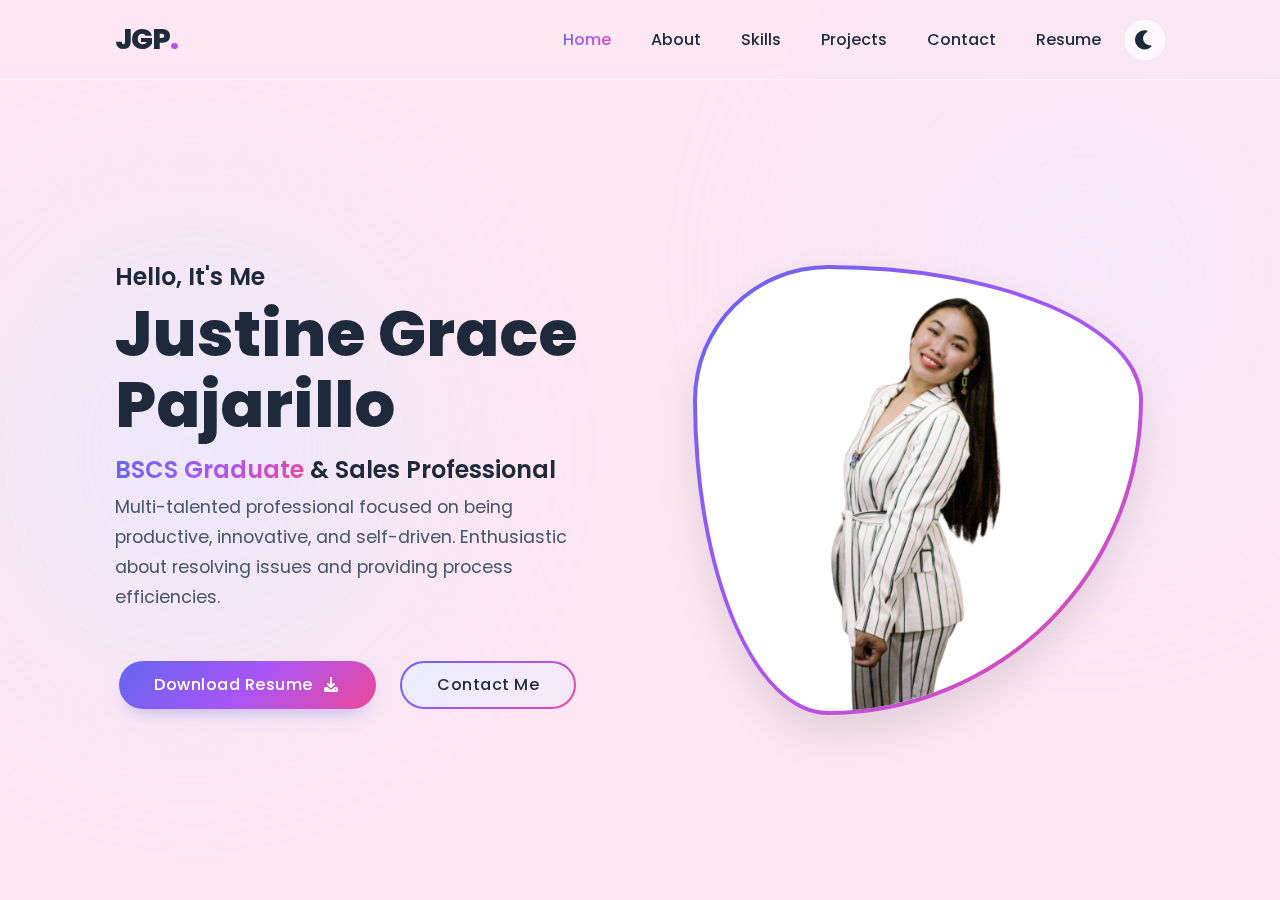
<file: PAJARILLO_JustineGrace_P/index.html>
<!DOCTYPE html>
<html lang="en">
  <head>
    <meta charset="UTF-8" />
    <meta name="viewport" content="width=device-width, initial-scale=1.0" />
    <title>Justine Grace Pajarillo | Portfolio</title>

    <link rel="stylesheet" href="assets/fontawesome/css/all.min.css" />

    <link rel="stylesheet" href="assets/styles/style.css" />
  </head>
  <body>
    <div class="background-blobs"></div>
    <script>
      (function () {
        if (localStorage.getItem("theme") === "dark") {
          document.body.classList.add("dark-mode");
        }
      })();
    </script>

    <header>
      <a href="index.html" class="logo">JGP<span>.</span></a>
      <div class="header-icons">
        <nav class="navbar">
          <a href="index.html" class="active">Home</a>
          <a href="about.html">About</a>
          <a href="skills.html">Skills</a>
          <a href="projects.html">Projects</a>
          <a href="contact.html">Contact</a>
          <a href="files/resume.pdf" target="_blank" id="resume-btn">Resume</a>
        </nav>
        <div id="theme-toggle"><i class="fas fa-moon"></i></div>
        <div id="menu-icon"><i class="fas fa-bars"></i></div>
      </div>
    </header>

    <main>
      <section class="home">
        <div class="home-content reveal">
          <h3>Hello, It's Me</h3>
          <h1>Justine Grace Pajarillo</h1>
          <h3>
            <span class="highlight">BSCS Graduate</span> & Sales Professional
          </h3>
          <p>
            Multi-talented professional focused on being productive, innovative,
            and self-driven. Enthusiastic about resolving issues and providing
            process efficiencies.
          </p>
          <div style="display: flex; gap: 1rem; flex-wrap: wrap">
            <a href="files/resume.pdf" target="_blank" class="btn"
              >Download Resume <i class="fas fa-download"></i
            ></a>
            <a href="contact.html" class="btn btn-outline">Contact Me</a>
          </div>
        </div>

        <div class="home-img reveal">
          <img src="assets/images/profile.png" alt="Justine Grace Pajarillo" />
        </div>
      </section>
    </main>

    <script src="assets/javascript/script.js"></script>
  </body>
</html>
</file>
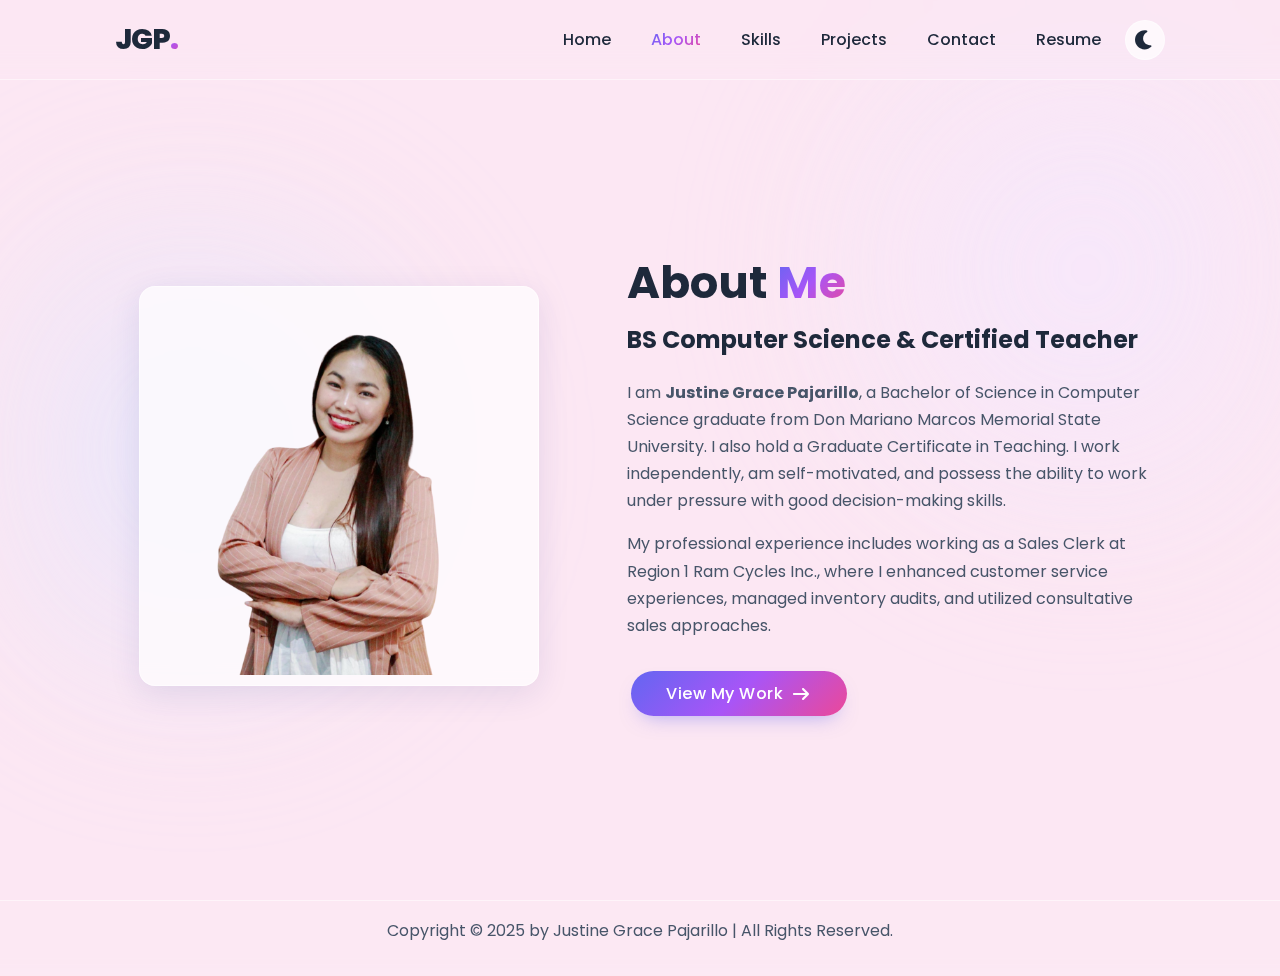
<file: PAJARILLO_JustineGrace_P/about.html>
<!DOCTYPE html>
<html lang="en">
  <head>
    <meta charset="UTF-8" />
    <meta name="viewport" content="width=device-width, initial-scale=1.0" />
    <title>About | Justine Grace Pajarillo</title>
    <link rel="stylesheet" href="assets/fontawesome/css/all.min.css" />

    <link rel="stylesheet" href="assets/styles/style.css" />
  </head>
  <body>
    <div class="background-blobs"></div>
    <script>
      (function () {
        if (localStorage.getItem("theme") === "dark") {
          document.body.classList.add("dark-mode");
        }
      })();
    </script>

    <header>
      <a href="index.html" class="logo">JGP<span>.</span></a>
      <div class="header-icons">
        <nav class="navbar">
          <a href="index.html">Home</a>
          <a href="about.html" class="active">About</a>
          <a href="skills.html">Skills</a>
          <a href="projects.html">Projects</a>
          <a href="contact.html">Contact</a>
          <a href="files/resume.pdf" target="_blank" id="resume-btn">Resume</a>
        </nav>
        <div id="theme-toggle"><i class="fas fa-moon"></i></div>
        <div id="menu-icon"><i class="fas fa-bars"></i></div>
      </div>
    </header>

    <main>
      <section class="about">
        <div class="about-img reveal">
          <img
            src="assets/images/profile-2.png"
            alt="Justine Grace Pajarillo"
          />
        </div>
        <div class="about-content reveal">
          <h2
            class="section-title"
            style="text-align: left; margin-bottom: 1rem"
          >
            About <span>Me</span>
          </h2>
          <h3 style="margin-bottom: 1.5rem; font-size: 1.5rem">
            BS Computer Science & Certified Teacher
          </h3>

          <p>
            I am <strong>Justine Grace Pajarillo</strong>, a Bachelor of Science
            in Computer Science graduate from Don Mariano Marcos Memorial State
            University. I also hold a Graduate Certificate in Teaching. I work
            independently, am self-motivated, and possess the ability to work
            under pressure with good decision-making skills.
          </p>

          <p>
            My professional experience includes working as a Sales Clerk at
            Region 1 Ram Cycles Inc., where I enhanced customer service
            experiences, managed inventory audits, and utilized consultative
            sales approaches.
          </p>

          <a href="projects.html" class="btn" style="margin-top: 1rem"
            >View My Work <i class="fas fa-arrow-right"></i
          ></a>
        </div>
      </section>
    </main>

    <footer>
      <p>
        Copyright &copy; 2025 by Justine Grace Pajarillo | All Rights Reserved.
      </p>
    </footer>

    <script src="assets/javascript/script.js"></script>
  </body>
</html>
</file>
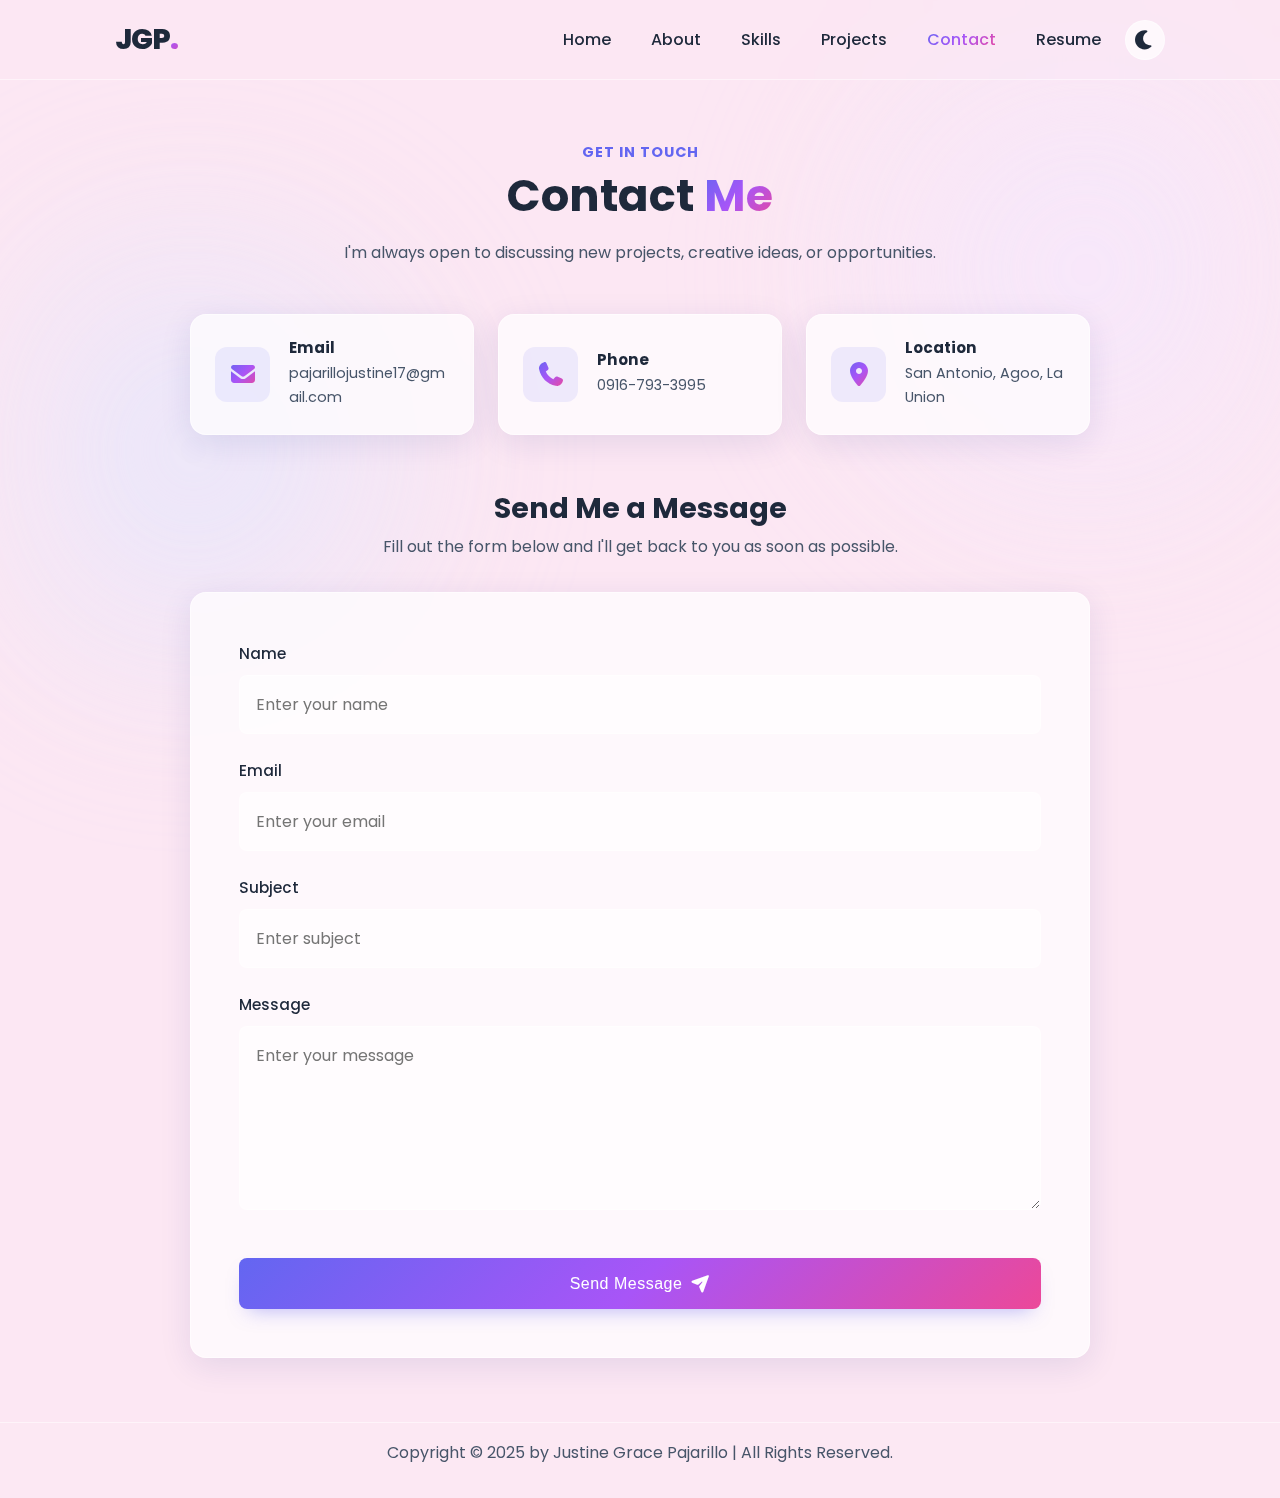
<file: PAJARILLO_JustineGrace_P/contact.html>
<!DOCTYPE html>
<html lang="en">
  <head>
    <meta charset="UTF-8" />
    <meta name="viewport" content="width=device-width, initial-scale=1.0" />
    <title>Contact | Justine Grace Pajarillo</title>
    <link rel="stylesheet" href="assets/fontawesome/css/all.min.css" />
    <link rel="stylesheet" href="assets/styles/style.css" />
  </head>
  <body>
    <div class="background-blobs"></div>

    <script>
      (function () {
        if (localStorage.getItem("theme") === "dark") {
          document.body.classList.add("dark-mode");
        }
      })();
    </script>

    <header>
      <a href="index.html" class="logo">JGP<span>.</span></a>
      <div class="header-icons">
        <nav class="navbar">
          <a href="index.html">Home</a>
          <a href="about.html">About</a>
          <a href="skills.html">Skills</a>
          <a href="projects.html">Projects</a>
          <a href="contact.html" class="active">Contact</a>
          <a href="files/resume.pdf" target="_blank" id="resume-btn">Resume</a>
        </nav>
        <div id="theme-toggle"><i class="fas fa-moon"></i></div>
        <div id="menu-icon"><i class="fas fa-bars"></i></div>
      </div>
    </header>

    <main>
      <section class="contact">
        <div class="contact-header reveal">
          <h4 class="sub-title">GET IN TOUCH</h4>
          <h2 class="section-title">Contact <span>Me</span></h2>
          <p class="section-desc">
            I'm always open to discussing new projects, creative ideas, or
            opportunities.
          </p>
        </div>

        <div class="contact-wrapper">
          <div class="contact-info-grid reveal">
            <div class="info-card">
              <div class="icon-box"><i class="fas fa-envelope"></i></div>
              <div class="info-content">
                <h4>Email</h4>
                <p>pajarillojustine17@gmail.com</p>
              </div>
            </div>

            <div class="info-card">
              <div class="icon-box"><i class="fas fa-phone"></i></div>
              <div class="info-content">
                <h4>Phone</h4>
                <p>0916-793-3995</p>
              </div>
            </div>

            <div class="info-card">
              <div class="icon-box"><i class="fas fa-map-marker-alt"></i></div>
              <div class="info-content">
                <h4>Location</h4>
                <p>San Antonio, Agoo, La Union</p>
              </div>
            </div>
          </div>

          <div class="form-section reveal">
            <div class="form-header">
              <h3>Send Me a Message</h3>
              <p>
                Fill out the form below and I'll get back to you as soon as
                possible.
              </p>
            </div>

            <form action="#" class="styled-form">
              <div class="form-group">
                <label for="name">Name</label>
                <input
                  type="text"
                  id="name"
                  placeholder="Enter your name"
                  required
                />
              </div>

              <div class="form-group">
                <label for="email">Email</label>
                <input
                  type="email"
                  id="email"
                  placeholder="Enter your email"
                  required
                />
              </div>

              <div class="form-group">
                <label for="subject">Subject</label>
                <input type="text" id="subject" placeholder="Enter subject" />
              </div>

              <div class="form-group">
                <label for="message">Message</label>
                <textarea
                  id="message"
                  rows="6"
                  placeholder="Enter your message"
                  required
                ></textarea>
              </div>

              <button type="submit" class="btn btn-full">
                Send Message <i class="fas fa-paper-plane"></i>
              </button>
            </form>
          </div>
        </div>
      </section>
    </main>

    <footer>
      <p>
        Copyright &copy; 2025 by Justine Grace Pajarillo | All Rights Reserved.
      </p>
    </footer>

    <script src="assets/javascript/script.js"></script>
  </body>
</html>
</file>
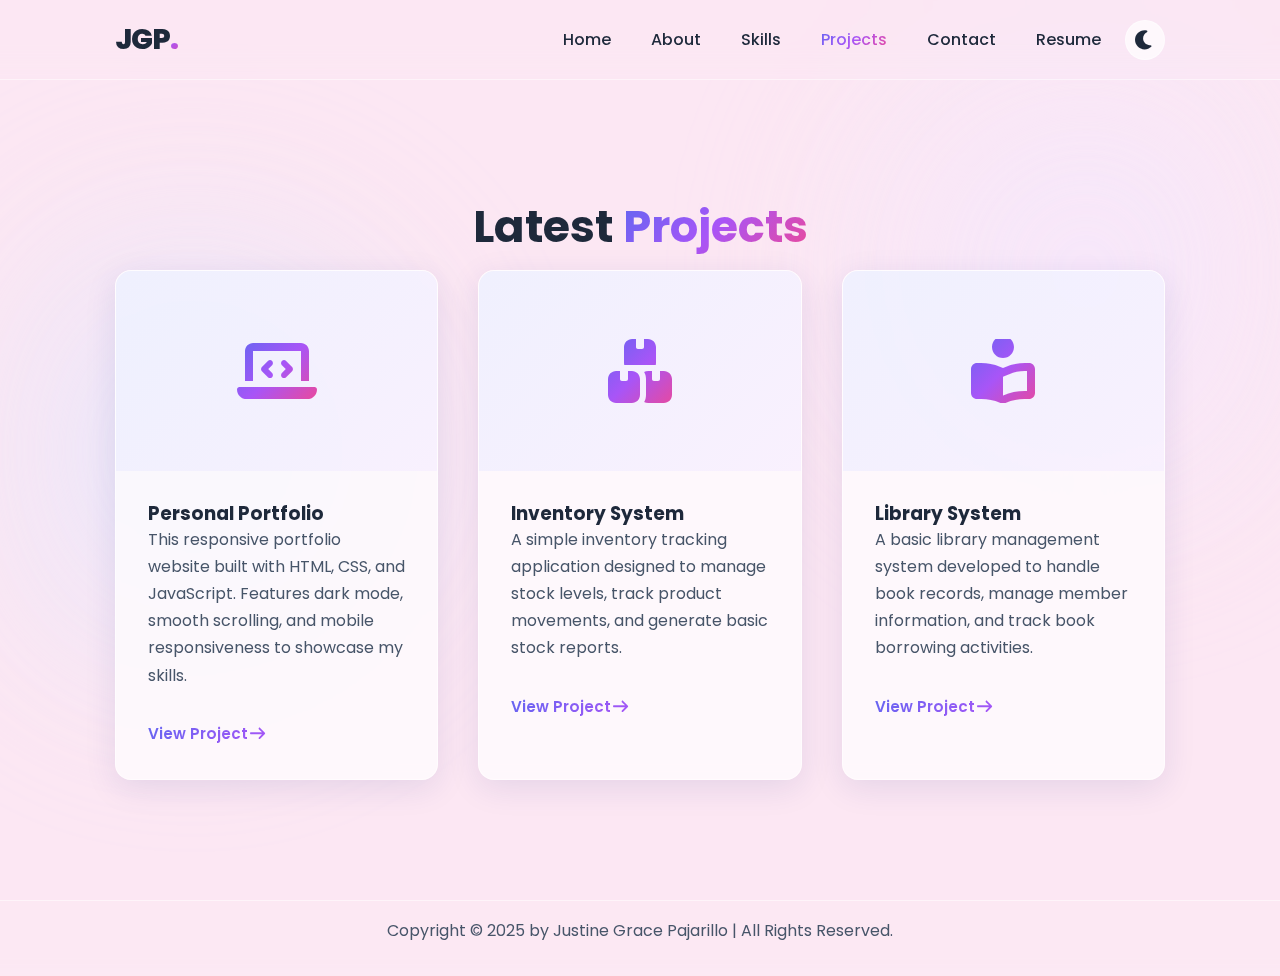
<file: PAJARILLO_JustineGrace_P/projects.html>
<!DOCTYPE html>
<html lang="en">
  <head>
    <meta charset="UTF-8" />
    <meta name="viewport" content="width=device-width, initial-scale=1.0" />
    <title>Projects | Justine Grace Pajarillo</title>
    <link rel="stylesheet" href="assets/fontawesome/css/all.min.css" />

    <link rel="stylesheet" href="assets/styles/style.css" />
  </head>
  <body>
    <div class="background-blobs"></div>
    <script>
      (function () {
        if (localStorage.getItem("theme") === "dark") {
          document.body.classList.add("dark-mode");
        }
      })();
    </script>

    <header>
      <a href="index.html" class="logo">JGP<span>.</span></a>
      <div class="header-icons">
        <nav class="navbar">
          <a href="index.html">Home</a>
          <a href="about.html">About</a>
          <a href="skills.html">Skills</a>
          <a href="projects.html" class="active">Projects</a>
          <a href="contact.html">Contact</a>
          <a href="files/resume.pdf" target="_blank" id="resume-btn">Resume</a>
        </nav>
        <div id="theme-toggle"><i class="fas fa-moon"></i></div>
        <div id="menu-icon"><i class="fas fa-bars"></i></div>
      </div>
    </header>

    <main>
      <section class="projects">
        <h2 class="section-title">Latest <span>Projects</span></h2>
        <div class="projects-container">
          <div class="project-card reveal">
            <div class="project-img">
              <i class="fas fa-laptop-code"></i>
            </div>
            <div class="project-content">
              <h3>Personal Portfolio</h3>
              <p>
                This responsive portfolio website built with HTML, CSS, and
                JavaScript. Features dark mode, smooth scrolling, and mobile
                responsiveness to showcase my skills.
              </p>
              <a href="index.html" class="project-link"
                >View Project <i class="fas fa-arrow-right"></i
              ></a>
            </div>
          </div>

          <div class="project-card reveal">
            <div class="project-img">
              <i class="fas fa-boxes"></i>
            </div>
            <div class="project-content">
              <h3>Inventory System</h3>
              <p>
                A simple inventory tracking application designed to manage stock
                levels, track product movements, and generate basic stock
                reports.
              </p>
              <a href="#" class="project-link"
                >View Project <i class="fas fa-arrow-right"></i
              ></a>
            </div>
          </div>

          <div class="project-card reveal">
            <div class="project-img">
              <i class="fas fa-book-reader"></i>
            </div>
            <div class="project-content">
              <h3>Library System</h3>
              <p>
                A basic library management system developed to handle book
                records, manage member information, and track book borrowing
                activities.
              </p>
              <a href="#" class="project-link"
                >View Project <i class="fas fa-arrow-right"></i
              ></a>
            </div>
          </div>
        </div>
      </section>
    </main>

    <footer>
      <p>
        Copyright &copy; 2025 by Justine Grace Pajarillo | All Rights Reserved.
      </p>
    </footer>

    <script src="assets/javascript/script.js"></script>
  </body>
</html>
</file>
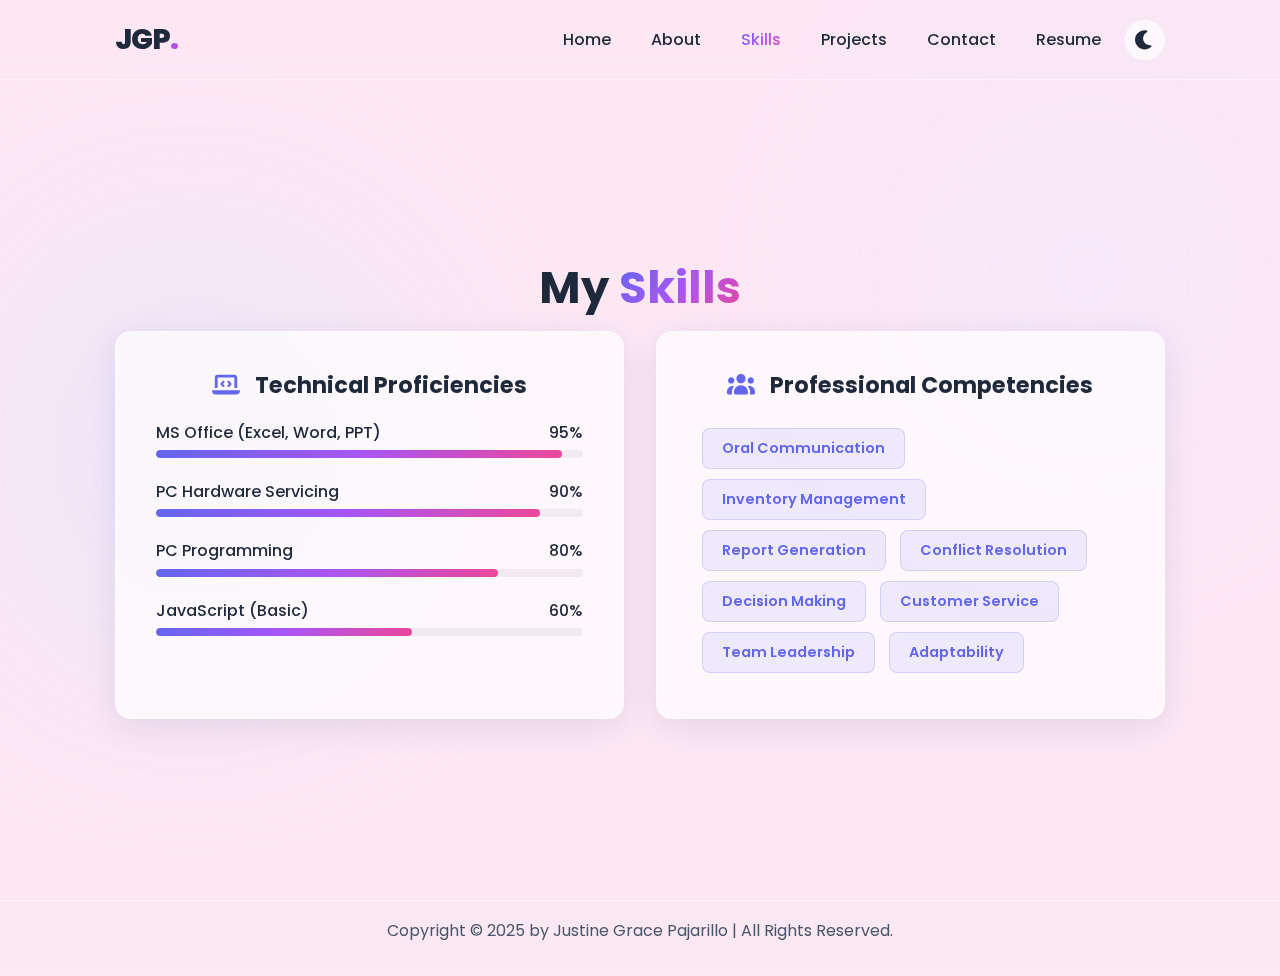
<file: PAJARILLO_JustineGrace_P/skills.html>
<!DOCTYPE html>
<html lang="en">
  <head>
    <meta charset="UTF-8" />
    <meta name="viewport" content="width=device-width, initial-scale=1.0" />
    <title>Skills | Justine Grace Pajarillo</title>
    <link rel="stylesheet" href="assets/fontawesome/css/all.min.css" />

    <link rel="stylesheet" href="assets/styles/style.css" />
  </head>
  <body>
    <div class="background-blobs"></div>
    <script>
      (function () {
        if (localStorage.getItem("theme") === "dark") {
          document.body.classList.add("dark-mode");
        }
      })();
    </script>

    <header>
      <a href="index.html" class="logo">JGP<span>.</span></a>
      <div class="header-icons">
        <nav class="navbar">
          <a href="index.html">Home</a>
          <a href="about.html">About</a>
          <a href="skills.html" class="active">Skills</a>
          <a href="projects.html">Projects</a>
          <a href="contact.html">Contact</a>
          <a href="files/resume.pdf" target="_blank" id="resume-btn">Resume</a>
        </nav>
        <div id="theme-toggle"><i class="fas fa-moon"></i></div>
        <div id="menu-icon"><i class="fas fa-bars"></i></div>
      </div>
    </header>

    <main>
      <section class="skills">
        <h2 class="section-title">My <span>Skills</span></h2>
        <div class="skills-container">
          <div class="skill-box reveal">
            <h3>
              <i
                class="fas fa-laptop-code"
                style="color: var(--primary-color); margin-right: 10px"
              ></i>
              Technical Proficiencies
            </h3>
            <div class="skill-content">
              <div class="progress">
                <h4>MS Office (Excel, Word, PPT) <span>95%</span></h4>
                <div class="bar"><span style="width: 95%"></span></div>
              </div>
              <div class="progress">
                <h4>PC Hardware Servicing <span>90%</span></h4>
                <div class="bar"><span style="width: 90%"></span></div>
              </div>
              <div class="progress">
                <h4>PC Programming <span>80%</span></h4>
                <div class="bar"><span style="width: 80%"></span></div>
              </div>
              <div class="progress">
                <h4>JavaScript (Basic) <span>60%</span></h4>
                <div class="bar"><span style="width: 60%"></span></div>
              </div>
            </div>
          </div>

          <div class="skill-box reveal">
            <h3>
              <i
                class="fas fa-users"
                style="color: var(--primary-color); margin-right: 10px"
              ></i>
              Professional Competencies
            </h3>
            <div class="skill-content">
              <div class="soft-skills">
                <span class="tag">Oral Communication</span>
                <span class="tag">Inventory Management</span>
                <span class="tag">Report Generation</span>
                <span class="tag">Conflict Resolution</span>
                <span class="tag">Decision Making</span>
                <span class="tag">Customer Service</span>
                <span class="tag">Team Leadership</span>
                <span class="tag">Adaptability</span>
              </div>
            </div>
          </div>
        </div>
      </section>
    </main>

    <footer>
      <p>
        Copyright &copy; 2025 by Justine Grace Pajarillo | All Rights Reserved.
      </p>
    </footer>

    <script src="assets/javascript/script.js"></script>
  </body>
</html>
</file>
<file: PAJARILLO_JustineGrace_P/assets/styles/style.css>
@font-face {
  font-family: "Poppins";
  font-style: normal;
  font-weight: 300;
  src: url("../fonts/poppins-v24-latin-300.woff2") format("woff2");
}
@font-face {
  font-family: "Poppins";
  font-style: normal;
  font-weight: 400;
  src: url("../fonts/poppins-v24-latin-regular.woff2") format("woff2");
}
@font-face {
  font-family: "Poppins";
  font-style: normal;
  font-weight: 500;
  src: url("../fonts/poppins-v24-latin-500.woff2") format("woff2");
}
@font-face {
  font-family: "Poppins";
  font-style: normal;
  font-weight: 600;
  src: url("../fonts/poppins-v24-latin-600.woff2") format("woff2");
}
@font-face {
  font-family: "Poppins";
  font-style: normal;
  font-weight: 700;
  src: url("../fonts/poppins-v24-latin-700.woff2") format("woff2");
}
@font-face {
  font-family: "Poppins";
  font-style: normal;
  font-weight: 800;
  src: url("../fonts/poppins-v24-latin-800.woff2") format("woff2");
}

:root {
  --gradient-primary: linear-gradient(
    135deg,
    #6366f1 0%,
    #a855f7 50%,
    #ec4899 100%
  );
  --gradient-hover: linear-gradient(
    135deg,
    #4f46e5 0%,
    #9333ea 50%,
    #db2777 100%
  );
  --gradient-text: linear-gradient(to right, #4f46e5, #ec4899);

  --primary-color: #6366f1;

  --glass-bg: rgba(255, 255, 255, 0.7);
  --glass-border: rgba(255, 255, 255, 0.5);
  --glass-shadow: 0 8px 32px 0 rgba(31, 38, 135, 0.1);

  --text-main: #1e293b;
  --text-light: #475569;

  --blob-1: #e0e7ff;
  --blob-2: #f3e8ff;
  --blob-3: #fce7f3;

  --header-height: 80px;
  --section-padding: 4rem 9%;
  --border-radius: 16px;
  --transition: all 0.3s cubic-bezier(0.4, 0, 0.2, 1);
}

body.dark-mode {
  --gradient-primary: linear-gradient(
    135deg,
    #818cf8 0%,
    #c084fc 50%,
    #f472b6 100%
  );
  --gradient-text: linear-gradient(to right, #818cf8, #f472b6);

  --glass-bg: rgba(15, 23, 42, 0.6);
  --glass-border: rgba(255, 255, 255, 0.08);
  --glass-shadow: 0 8px 32px 0 rgba(0, 0, 0, 0.3);

  --text-main: #f8fafc;
  --text-light: #cbd5e1;

  --blob-1: #1e1b4b;
  --blob-2: #2e1065;
  --blob-3: #0f172a;
}

* {
  margin: 0;
  padding: 0;
  box-sizing: border-box;
  text-decoration: none;
  border: none;
  outline: none;
  list-style: none;
}

html {
  scroll-behavior: smooth;
  font-size: 16px;
}

body {
  font-family: "Poppins", sans-serif;
  color: var(--text-main);
  line-height: 1.7;
  overflow-x: hidden;
  padding-top: var(--header-height);
  position: relative;
  background: var(--blob-3);
}

.background-blobs {
  position: fixed;
  top: 0;
  left: 0;
  width: 100%;
  height: 100vh;
  z-index: -1;
  background: radial-gradient(circle at 15% 50%, var(--blob-1), transparent 25%),
    radial-gradient(circle at 85% 30%, var(--blob-2), transparent 25%);
  filter: blur(80px);
  opacity: 0.8;
  animation: blob-bounce 10s infinite alternate;
}

@keyframes blob-bounce {
  0% {
    transform: scale(1);
  }
  100% {
    transform: scale(1.1);
  }
}

h1,
h2,
h3,
h4,
h5,
h6 {
  font-weight: 700;
  line-height: 1.2;
  color: var(--text-main);
}

span.highlight,
.section-title span,
.logo span,
.home-content h3 span {
  background: var(--gradient-primary);
  -webkit-background-clip: text;
  -webkit-text-fill-color: transparent;
  display: inline-block;
}

p {
  color: var(--text-light);
  margin-bottom: 1rem;
}

section {
  padding: var(--section-padding);
  min-height: calc(100vh - var(--header-height));
  display: flex;
  flex-direction: column;
  justify-content: center;
}

.btn {
  display: inline-flex;
  align-items: center;
  justify-content: center;
  padding: 0.8rem 2.2rem;
  background: var(--gradient-primary);
  color: #ffffff;
  border-radius: 50px;
  font-size: 1rem;
  font-weight: 500;
  letter-spacing: 0.5px;
  transition: var(--transition);
  box-shadow: 0 10px 20px -10px rgba(99, 102, 241, 0.5);
  cursor: pointer;
  gap: 0.5rem;
  position: relative;
  overflow: hidden;
  z-index: 1;
  margin: 0.5rem 0.25rem;
  white-space: nowrap;
  line-height: 1.2;
}

.btn::before {
  content: "";
  position: absolute;
  top: 0;
  left: 0;
  width: 100%;
  height: 100%;
  background: var(--gradient-hover);
  z-index: -1;
  transition: opacity 0.3s ease;
  opacity: 0;
}

.btn:hover {
  transform: translateY(-3px);
  box-shadow: 0 15px 25px -10px rgba(168, 85, 247, 0.5);
  color: white;
}

.btn:hover::before {
  opacity: 1;
}

.btn-full {
  width: 100%;
  margin: 1rem 0 0 0;
  border-radius: 8px;
  padding: 1rem;
}

.btn-outline {
  position: relative;
  z-index: 1;
  color: var(--text-main);
  border: 2px solid transparent;
  border-radius: 50px;
  background-image: linear-gradient(var(--bg-body), var(--bg-body)),
    var(--gradient-primary);
  background-origin: border-box;
  background-clip: padding-box, border-box;
  box-shadow: none;
  display: inline-flex;
  align-items: center;
  justify-content: center;
}

body:not(.dark-mode) .btn-outline {
  background-image: linear-gradient(
      rgba(248, 250, 252, 0.9),
      rgba(248, 250, 252, 0.9)
    ),
    var(--gradient-primary);
}

body.dark-mode .btn-outline {
  background-image: linear-gradient(#0f172a, #0f172a), var(--gradient-primary);
}

.btn-outline:hover {
  background-image: linear-gradient(transparent, transparent),
    var(--gradient-primary);
  color: #ffffff;
  border: 2px solid transparent;
  transform: translateY(-3px);
}

.section-title {
  text-align: center;
  font-size: 2.8rem;
  margin-bottom: 1rem;
}

header {
  position: fixed;
  top: 0;
  left: 0;
  width: 100%;
  padding: 0 9%;
  background: rgba(255, 255, 255, 0.01);
  backdrop-filter: blur(15px);
  -webkit-backdrop-filter: blur(15px);
  display: flex;
  justify-content: space-between;
  align-items: center;
  z-index: 1000;
  border-bottom: 1px solid var(--glass-border);
  height: var(--header-height);
}

.logo {
  font-size: 1.8rem;
  font-weight: 800;
  color: var(--text-main);
  letter-spacing: -1px;
}

.navbar {
  display: flex;
  gap: 2.5rem;
  height: 100%;
  align-items: center;
}

.navbar a {
  font-size: 1rem;
  color: var(--text-main);
  font-weight: 500;
  position: relative;
}

.navbar a:hover,
.navbar a.active {
  background: var(--gradient-primary);
  -webkit-background-clip: text;
  -webkit-text-fill-color: transparent;
}

.header-icons {
  display: flex;
  align-items: center;
  gap: 1.5rem;
}

#theme-toggle {
  font-size: 1.2rem;
  cursor: pointer;
  color: var(--text-main);
  transition: var(--transition);
  padding: 8px;
  border-radius: 50%;
  width: 40px;
  height: 40px;
  display: flex;
  align-items: center;
  justify-content: center;
  background: var(--glass-bg);
  border: 1px solid var(--glass-border);
}

#theme-toggle:hover {
  border-color: #6366f1;
  color: #6366f1;
}

#menu-icon {
  font-size: 1.8rem;
  color: var(--text-main);
  display: none;
  cursor: pointer;
}

.home {
  display: flex;
  align-items: center;
  justify-content: center;
  flex-direction: row;
  gap: 4rem;
}

.home-content {
  flex: 1;
}

.home-content h3 {
  font-size: 1.5rem;
  font-weight: 600;
  color: var(--text-main);
  margin-bottom: 0.5rem;
}

.home-content h1 {
  font-size: 4rem;
  font-weight: 800;
  line-height: 1.1;
  margin-bottom: 1rem;
}

.home-content p {
  font-size: 1.1rem;
  max-width: 600px;
  margin-bottom: 2.5rem;
}

.home-img {
  flex: 1;
  display: flex;
  justify-content: center;
}

.home-img img {
  width: 100%;
  max-width: 450px;
  border-radius: 30% 70% 70% 30% / 30% 30% 70% 70%;
  border: 4px solid transparent;
  background: linear-gradient(white, white) padding-box,
    var(--gradient-primary) border-box;
  box-shadow: 0 20px 40px rgba(0, 0, 0, 0.1);
  animation: float 6s ease-in-out infinite;
}

body.dark-mode .home-img img {
  background: linear-gradient(#0f172a, #0f172a) padding-box,
    var(--gradient-primary) border-box;
}

@keyframes float {
  0%,
  100% {
    transform: translateY(0);
  }
  50% {
    transform: translateY(-20px);
  }
}

.project-card,
.skill-box,
.info-card,
.about-img img {
  background: var(--glass-bg);
  backdrop-filter: blur(12px);
  -webkit-backdrop-filter: blur(12px);
  border: 1px solid var(--glass-border);
  box-shadow: var(--glass-shadow);
  border-radius: var(--border-radius);
}

.about {
  display: flex;
  flex-direction: row;
  align-items: center;
  gap: 4rem;
}

.about-img {
  flex: 1;
  text-align: center;
}
.about-img img {
  width: 100%;
  max-width: 400px;
  padding: 10px;
}

.about-content {
  flex: 1.2;
}

.skills-container {
  display: grid;
  grid-template-columns: repeat(auto-fit, minmax(320px, 1fr));
  gap: 2rem;
  max-width: 1100px;
  margin: 0 auto;
  width: 100%;
}

.skill-box {
  padding: 2.5rem;
  transition: var(--transition);
}

.skill-box:hover {
  transform: translateY(-5px);
  border-color: rgba(99, 102, 241, 0.5);
}

.skill-box h3 {
  font-size: 1.4rem;
  margin-bottom: 1.5rem;
  text-align: center;
}

.progress {
  margin-bottom: 1.5rem;
}
.progress h4 {
  display: flex;
  justify-content: space-between;
  margin-bottom: 0.5rem;
  font-weight: 500;
}

.bar {
  width: 100%;
  height: 8px;
  background: rgba(0, 0, 0, 0.05);
  border-radius: 10px;
  overflow: hidden;
}
body.dark-mode .bar {
  background: rgba(255, 255, 255, 0.1);
}

.bar span {
  display: block;
  height: 100%;
  background: var(--gradient-primary);
  border-radius: 10px;
  width: 0;
  transition: width 1s ease-in-out;
}

.tag {
  display: inline-block;
  background: rgba(99, 102, 241, 0.1);
  color: #6366f1;
  padding: 0.6rem 1.2rem;
  border-radius: 8px;
  font-size: 0.9rem;
  font-weight: 600;
  border: 1px solid rgba(99, 102, 241, 0.2);
  margin: 0.3rem;
  line-height: 1.4;
}
body.dark-mode .tag {
  color: #a5b4fc;
  background: rgba(99, 102, 241, 0.2);
}

.projects-container {
  display: grid;
  grid-template-columns: repeat(auto-fit, minmax(300px, 1fr));
  gap: 2.5rem;
  max-width: 1200px;
  margin: 0 auto;
  width: 100%;
}

.project-card {
  overflow: hidden;
  display: flex;
  flex-direction: column;
}

.project-card:hover {
  transform: translateY(-10px);
  box-shadow: 0 20px 40px -15px rgba(0, 0, 0, 0.2);
  border-color: rgba(168, 85, 247, 0.4);
}

.project-img {
  height: 200px;
  background: linear-gradient(
    135deg,
    rgba(224, 231, 255, 0.5) 0%,
    rgba(243, 232, 255, 0.5) 100%
  );
  display: flex;
  align-items: center;
  justify-content: center;
}

body.dark-mode .project-img {
  background: linear-gradient(
    135deg,
    rgba(30, 41, 59, 0.5) 0%,
    rgba(49, 46, 129, 0.5) 100%
  );
}

.project-img i {
  font-size: 4rem;
  background: var(--gradient-primary);
  -webkit-background-clip: text;
  -webkit-text-fill-color: transparent;
}

.project-content {
  padding: 2rem;
  flex: 1;
  display: flex;
  flex-direction: column;
}

.project-link {
  display: inline-flex;
  align-items: center;
  margin-top: 1rem;
  font-weight: 600;
  font-size: 0.95rem;
  background: var(--gradient-primary);
  -webkit-background-clip: text;
  -webkit-text-fill-color: transparent;
}

.contact-header {
  text-align: center;
  margin-bottom: 3rem;
}
.sub-title {
  color: var(--primary-color);
  font-size: 0.9rem;
  font-weight: 700;
  letter-spacing: 1px;
  text-transform: uppercase;
  margin-bottom: 0.5rem;
}
.section-desc {
  max-width: 600px;
  margin: 0 auto;
}

.contact-wrapper {
  max-width: 900px;
  width: 100%;
  margin: 0 auto;
  display: flex;
  flex-direction: column;
  gap: 3.5rem;
}

.contact-info-grid {
  display: grid;
  grid-template-columns: repeat(auto-fit, minmax(280px, 1fr));
  gap: 1.5rem;
}

.info-card {
  padding: 1.5rem;
  display: flex;
  align-items: center;
  gap: 1.2rem;
  transition: var(--transition);
}

.info-card:hover {
  transform: translateY(-5px);
  border-color: rgba(99, 102, 241, 0.5);
}

.icon-box {
  width: 55px;
  height: 55px;
  border-radius: 12px;
  background: rgba(99, 102, 241, 0.1);
  display: flex;
  align-items: center;
  justify-content: center;
  flex-shrink: 0;
}

.icon-box i {
  font-size: 1.5rem;
  background: var(--gradient-primary);
  -webkit-background-clip: text;
  -webkit-text-fill-color: transparent;
}

.info-content h4 {
  font-size: 0.95rem;
  margin-bottom: 0.2rem;
  font-weight: 700;
}
.info-content p {
  margin: 0;
  font-size: 0.9rem;
  color: var(--text-light);
  word-break: break-all;
}

.form-section {
  width: 100%;
}

.form-header {
  text-align: center;
  margin-bottom: 2rem;
}
.form-header h3 {
  font-size: 1.8rem;
  margin-bottom: 0.5rem;
}

.styled-form {
  background: var(--glass-bg);
  backdrop-filter: blur(12px);
  border: 1px solid var(--glass-border);
  border-radius: var(--border-radius);
  padding: 3rem;
  box-shadow: var(--glass-shadow);
}

.form-group {
  margin-bottom: 1.5rem;
  text-align: left !important;
}

.form-group label {
  display: block;
  font-weight: 500;
  margin-bottom: 0.5rem;
  font-size: 0.95rem;
  color: var(--text-main);
}

.form-group input,
.form-group textarea {
  width: 100%;
  padding: 1rem;
  font-size: 1rem;
  color: var(--text-main);
  background: rgba(255, 255, 255, 0.5);
  border-radius: 8px;
  border: 1px solid var(--glass-border);
  transition: var(--transition);
  font-family: inherit;
}

body.dark-mode .form-group input,
body.dark-mode .form-group textarea {
  background: rgba(0, 0, 0, 0.2);
}

.form-group input:focus,
.form-group textarea:focus {
  border-color: #a855f7;
  background: var(--bg-card);
  box-shadow: 0 0 0 4px rgba(168, 85, 247, 0.1);
}

footer {
  padding: 1rem 9%;
  text-align: center;
  background: rgba(255, 255, 255, 0.05);
  backdrop-filter: blur(10px);
  margin-top: auto;
  border-top: 1px solid var(--glass-border);
}

.reveal {
  opacity: 0;
  transform: translateY(30px);
  transition: all 0.8s ease;
}
.reveal.active {
  opacity: 1;
  transform: translateY(0);
}

@media (max-width: 991px) {
  header {
    padding: 0 4%;
  }
  section {
    padding: 2rem 4%;
    text-align: center;
  }

  .home-content h1,
  .home-content h3,
  .home-content p,
  .about-content h2,
  .about-content h3,
  .about-content p,
  .section-title,
  .form-header {
    text-align: center;
  }

  .home-content,
  .about-content {
    display: flex;
    flex-direction: column;
    align-items: center;
  }
  .home-content > div {
    justify-content: center;
    width: 100%;
  }

  .styled-form {
    padding: 1.5rem;
  }
  .info-content p {
    font-size: 0.85rem;
  }
  .info-card {
    justify-content: flex-start;
    text-align: left;
  }

  #menu-icon {
    display: block;
    z-index: 1001;
  }
  .navbar {
    position: absolute;
    top: 100%;
    left: 0;
    width: 100%;
    height: auto;
    background: rgba(255, 255, 255, 0.95);
    backdrop-filter: blur(20px);
    padding: 0;
    flex-direction: column;
    gap: 0;
    box-shadow: 0 10px 30px rgba(0, 0, 0, 0.1);
    opacity: 0;
    visibility: hidden;
    transform: translateY(-20px);
    transition: all 0.3s ease-in-out;
    pointer-events: none;
  }
  body.dark-mode .navbar {
    background: rgba(15, 23, 42, 0.95);
  }

  .navbar.active {
    opacity: 1;
    visibility: visible;
    transform: translateY(0);
    pointer-events: auto;
  }
  .navbar a {
    padding: 1.5rem;
    border-bottom: 1px solid var(--glass-border);
    width: 100%;
    text-align: center;
  }

  .home {
    flex-direction: column-reverse;
    text-align: center;
    padding-top: 2rem;
  }
  .about {
    flex-direction: column;
    text-align: center;
  }
}

body.loaded {
  transition: color 0.3s ease;
}
</file>
